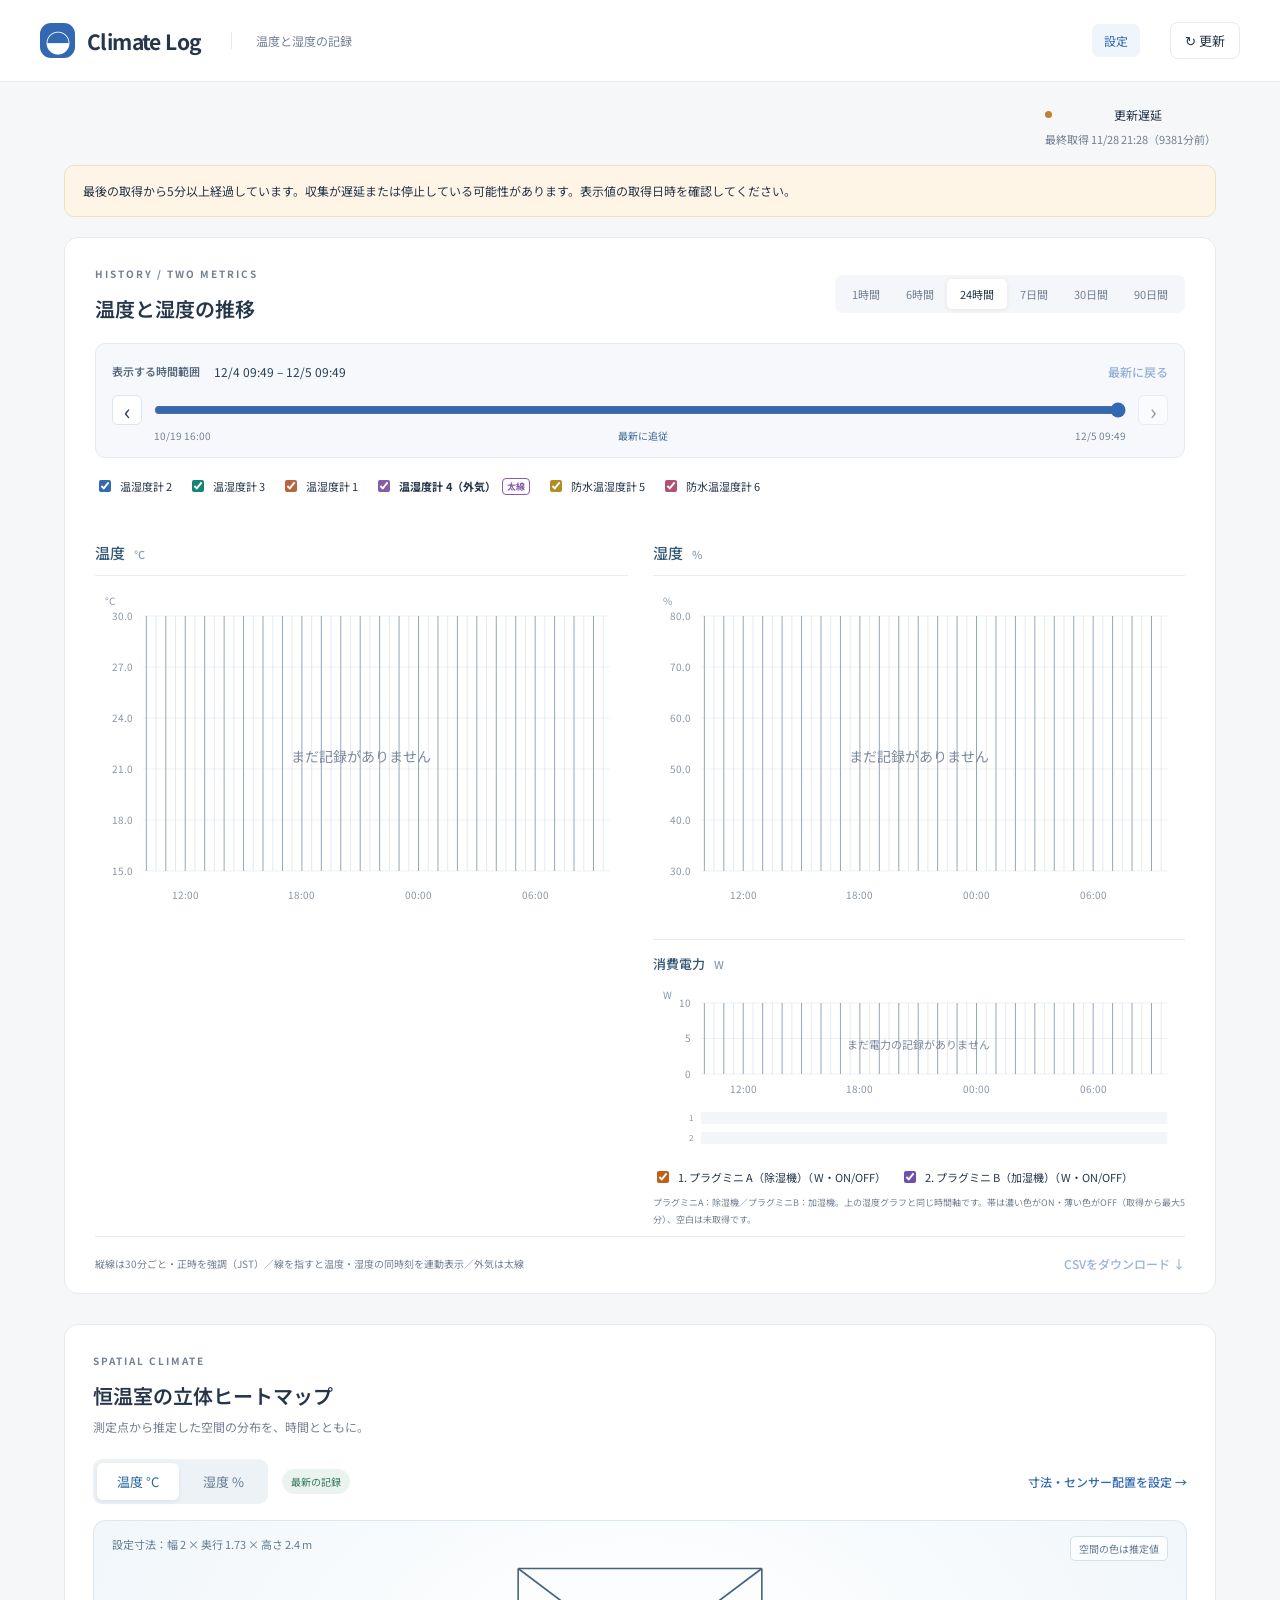
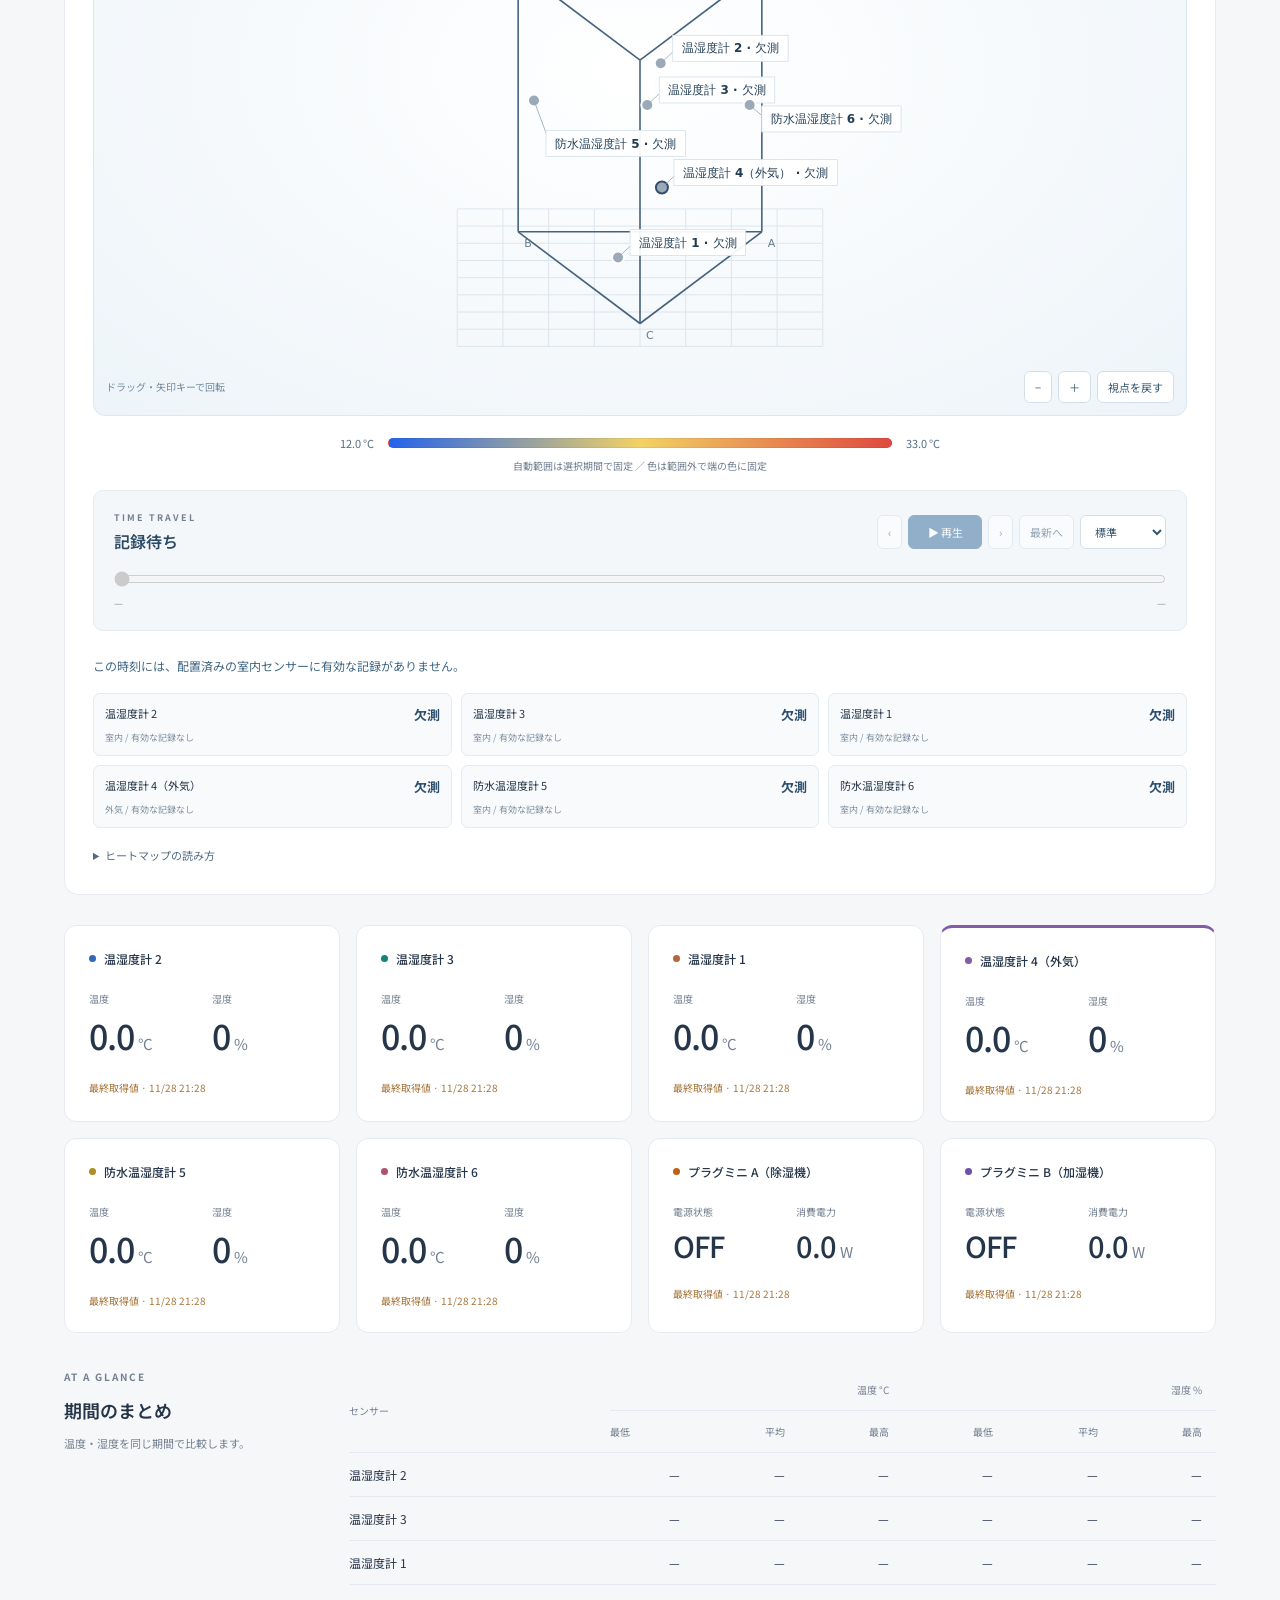
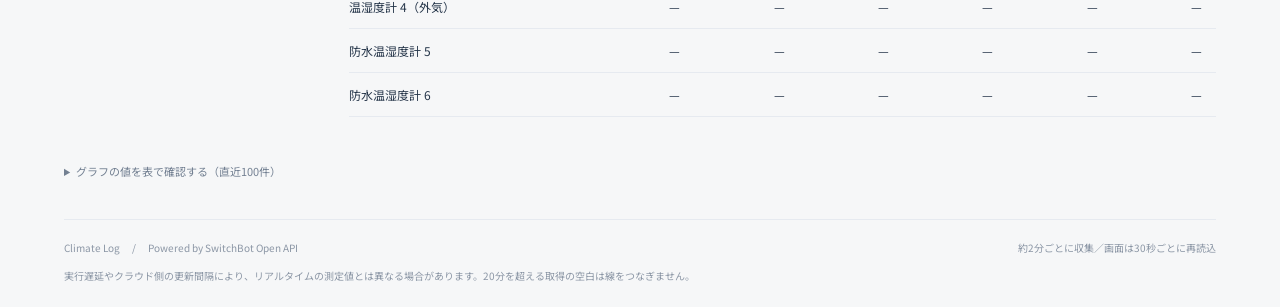
<file: docs/index.html>
<!doctype html>
<html lang="ja">
<head>
  <meta charset="utf-8">
  <meta name="viewport" content="width=device-width,initial-scale=1">
  <meta name="description" content="SwitchBot温湿度計の記録を、日々の変化がわかるグラフで。">
  <meta name="color-scheme" content="light">
  <title>Climate Log — 温度と湿度の記録</title>
  <link rel="stylesheet" href="./style.css?v=12">
</head>
<body>
  <header class="topbar"><a class="brand" href="./"><span class="brand-icon" aria-hidden="true">◒</span> Climate Log</a><span class="top-caption">温度と湿度の記録</span><a class="settings-link" href="./settings.html">設定</a><button id="refresh" class="refresh" type="button">↻ <span>更新</span></button></header>
  <main class="dashboard-main">
    <div class="dashboard-status"><div class="connection"><span id="status-dot" class="dot"></span><span id="connection-label">読み込み中</span><small id="last-update">取得状態を確認しています</small></div></div>
    <div id="notice" class="notice" role="status" aria-live="polite" hidden></div>
    <section id="setup" class="setup" hidden aria-labelledby="setup-title"><span class="setup-icon" aria-hidden="true">⌁</span><div><p class="eyebrow">READY TO CONNECT</p><h2 id="setup-title">最初の記録を待っています</h2><p>GitHubにSwitchBotの接続情報を登録すると、ここに実際の温度と湿度が表示されます。</p><ol><li>SwitchBotアプリでToken・Secretを取得</li><li>リポジトリのActions secretsに登録</li><li>Actionsから「Collect and publish climate」を実行</li></ol><p class="setup-note">APIキーをこのページに入力する必要はありません。詳しい手順はリポジトリのREADMEをご覧ください。</p><button id="demo-toggle" class="text-button" type="button">サンプルデータで表示を試す →</button></div></section>
    <section class="chart-panel history-panel" aria-labelledby="chart-title"><div class="panel-heading"><div><p class="eyebrow">HISTORY / TWO METRICS</p><h2 id="chart-title">温度と湿度の推移</h2></div><div class="periods" role="group" aria-label="表示期間"><button type="button" data-days="0.041666666666666664" aria-pressed="false">1時間</button><button type="button" data-days="0.25" aria-pressed="false">6時間</button><button type="button" data-days="1" aria-pressed="true">24時間</button><button type="button" data-days="7" aria-pressed="false">7日間</button><button type="button" data-days="30" aria-pressed="false">30日間</button><button type="button" data-days="90" aria-pressed="false">90日間</button></div></div><div class="history-navigation" role="group" aria-label="グラフの時間範囲を移動">
      <div class="history-navigation-heading"><label for="history-time">表示する時間範囲</label><output id="range-label" class="range-label history-range" for="history-time"></output><button id="history-latest" class="text-button" type="button" disabled>最新に戻る</button></div>
      <div class="history-range-control"><button id="history-prev" type="button" aria-label="前の時間範囲へ移動" disabled>‹</button><input id="history-time" type="range" min="0" max="0" step="1" value="0" aria-label="グラフの時間範囲" aria-describedby="history-mode" disabled><button id="history-next" type="button" aria-label="次の時間範囲へ移動" disabled>›</button></div>
      <div class="history-range-meta"><span id="history-earliest">—</span><span id="history-mode">記録待ち</span><span id="history-latest-time">—</span></div>
    </div><div id="legend" class="legend" aria-label="グラフの表示センサー"></div><div class="parallel-charts"><section class="metric-chart" aria-labelledby="temperature-chart-title"><h3 id="temperature-chart-title">温度 <span>°C</span></h3><div class="chart-wrap"><svg tabindex="0" id="chart-temperature" role="img" aria-label="温度の推移グラフ"></svg><div id="chart-empty-temperature" class="chart-empty"><span>まだ記録がありません</span></div><div id="tooltip-temperature" class="tooltip" role="tooltip" hidden></div></div></section><div class="humidity-column"><section class="metric-chart" aria-labelledby="humidity-chart-title"><h3 id="humidity-chart-title">湿度 <span>%</span></h3><div class="chart-wrap"><svg tabindex="0" id="chart-humidity" role="img" aria-label="湿度の推移グラフ"></svg><div id="chart-empty-humidity" class="chart-empty"><span>まだ記録がありません</span></div><div id="tooltip-humidity" class="tooltip" role="tooltip" hidden></div></div></section>
      <section id="power-section" class="power-chart metric-chart" aria-labelledby="power-chart-title" hidden>
        <h3 id="power-chart-title">消費電力 <span>W</span></h3>
        <div id="power-wrap" class="chart-wrap power-wrap"><svg tabindex="0" id="chart-power" role="img" aria-label="除湿機と加湿機の消費電力グラフ"></svg><div id="chart-empty-power" class="chart-empty"><span>まだ電力の記録がありません</span></div><div id="tooltip-power" class="tooltip" role="tooltip" hidden></div></div>
        <div id="plug-states-wrap" class="plug-states-wrap"><svg tabindex="0" id="chart-plug-states" role="img" aria-label="除湿機と加湿機のON／OFF履歴"></svg><div id="tooltip-plug-states" class="tooltip" role="tooltip" hidden></div></div>
        <div id="plug-legend" class="legend plug-legend" aria-label="消費電力グラフに表示するプラグ"></div>
        <p id="plug-note" class="field-hint plug-note">プラグミニA：除湿機／プラグミニB：加湿機。上の湿度グラフと同じ時間軸です。帯は濃い色がON・薄い色がOFF（取得から最大5分）、空白は未取得です。</p>
      </section></div></div><div class="chart-footer"><span>縦線は30分ごと・正時を強調（JST）／線を指すと温度・湿度の同時刻を連動表示／外気は太線</span><button id="csv" class="text-button" type="button" disabled>CSVをダウンロード ↓</button></div></section>
    <section class="spatial-panel" aria-labelledby="heat-title">
      <div class="panel-heading"><div><p class="eyebrow">SPATIAL CLIMATE</p><h2 id="heat-title">恒温室の立体ヒートマップ</h2><p class="panel-subtitle">測定点から推定した空間の分布を、時間とともに。</p></div></div>
      <div class="heat-toolbar"><div role="tablist" aria-label="ヒートマップの表示項目" class="heat-tabs"><button id="heat-temperature-tab" type="button" role="tab" data-heat-metric="temperature" aria-selected="true" aria-controls="heat-visual">温度 °C</button><button id="heat-humidity-tab" type="button" role="tab" data-heat-metric="humidity" aria-selected="false" aria-controls="heat-visual">湿度 %</button></div><span id="heat-live-label" class="live-pill">最新の記録</span><a href="./settings.html#placement-title" class="text-button">寸法・センサー配置を設定 →</a></div>
      <div class="heat-visual" id="heat-visual" role="tabpanel" aria-labelledby="heat-temperature-tab"><div class="scene-meta"><span id="heat-dimensions"></span><span class="estimate-badge">空間の色は推定値</span></div><canvas id="heatmap-canvas" tabindex="0" role="img" aria-label="三角柱状恒温室の3Dヒートマップ">実測値は下のセンサー一覧をご覧ください。</canvas><div class="scene-tools"><span>ドラッグ・矢印キーで回転</span><button type="button" id="heat-zoom-out" aria-label="3D表示を縮小">−</button><button type="button" id="heat-zoom-in" aria-label="3D表示を拡大">＋</button><button type="button" id="heat-reset-view">視点を戻す</button></div></div>
      <div class="heat-legend"><span id="heat-scale-min">—</span><div id="heat-colorbar" class="colorbar"></div><span id="heat-scale-max">—</span></div><p id="heat-scale-note" class="field-hint"></p>
      <div class="time-player"><div class="time-player-head"><div><p class="eyebrow">TIME TRAVEL</p><output id="heat-time-label" for="heat-time">記録待ち</output></div><div class="player-buttons"><button type="button" id="heat-prev" aria-label="前の取得時刻">‹</button><button type="button" id="heat-play" aria-pressed="false">▶ 再生</button><button type="button" id="heat-next" aria-label="次の取得時刻">›</button><button type="button" id="heat-latest">最新へ</button><select id="heat-speed" aria-label="再生速度"><option value="2000">ゆっくり</option><option value="1000" selected>標準</option><option value="300">速い</option></select></div></div><input id="heat-time" type="range" min="0" max="0" value="0" aria-label="ヒートマップの取得時刻"><div class="time-ends"><span id="heat-start">—</span><span id="heat-end">—</span></div></div>
      <p id="heat-status" class="spatial-status" role="status">センサーを配置すると、室内の分布を推定できます。</p><p id="heat-unplaced" class="field-hint"></p><div id="heat-sensor-list" class="heat-sensor-list" aria-label="選択時刻のセンサー実測値"></div>
      <details class="heat-method"><summary>ヒートマップの読み方</summary><p>丸印は配置したセンサー、その横にセンサー名と実測値を表示します。面の色は室内の有効な測定点から距離による重み付けで推定した値です。測定点が少ない場所や測定点に囲まれていない場所ほど不確かです。空気の流れや壁の断熱は計算していません。</p><p>室外センサーは点と実測値だけを表示し、室内の補間には使いません。選択時刻より未来の値や有効時間を超えた古い値は使いません。配置設定は現在の配置を過去の記録にも適用します。再生は選択期間内の実際の取得時刻に沿って進みます。</p></details>
    </section>
    <section id="sensor-cards" class="sensor-cards" aria-label="センサーの現在値"></section>
    <section class="details" id="summary-section"><div><p class="eyebrow">AT A GLANCE</p><h2>期間のまとめ</h2><p>温度・湿度を同じ期間で比較します。</p></div><div class="table-wrap"><table><thead><tr><th rowspan="2" scope="col">センサー</th><th colspan="3" scope="colgroup">温度 °C</th><th colspan="3" scope="colgroup">湿度 %</th></tr><tr><th>最低</th><th>平均</th><th>最高</th><th>最低</th><th>平均</th><th>最高</th></tr></thead><tbody id="summary"></tbody></table></div></section>
    <details class="readings" id="readings-section"><summary>グラフの値を表で確認する（直近100件）</summary><div class="table-wrap"><table><thead><tr><th>取得日時（JST）</th><th>センサー</th><th>温度 °C</th><th>湿度 %</th></tr></thead><tbody id="readings"></tbody></table></div></details>
    <footer><span>Climate Log <span class="footer-divider">/</span> Powered by SwitchBot Open API</span><span id="cadence-label">約2分ごとに収集／画面は60秒ごとに再読込</span><p>実行遅延やクラウド側の更新間隔により、リアルタイムの測定値とは異なる場合があります。<span id="gap-label">20分を超える取得の空白は線をつなぎません。</span></p></footer>
  </main><script type="module" src="./app.mjs?v=12"></script>
</body>
</html>
</file>
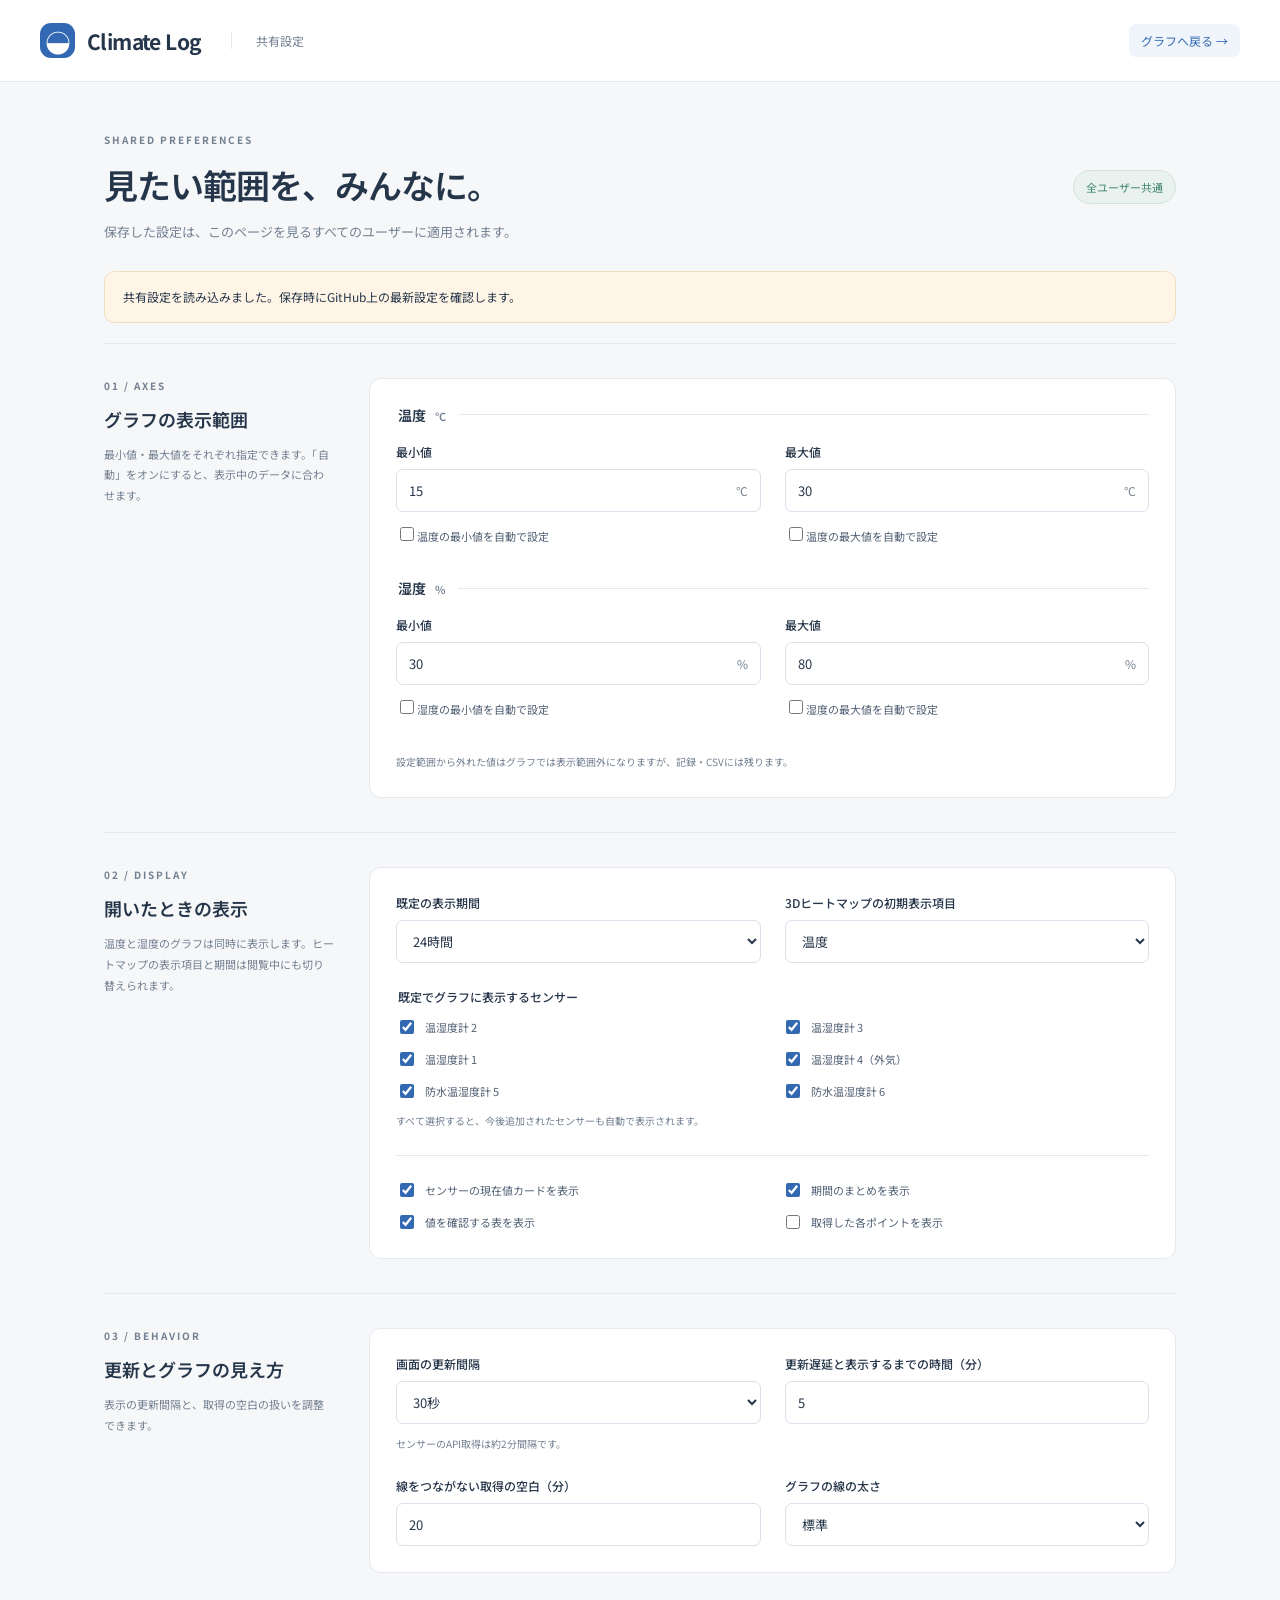
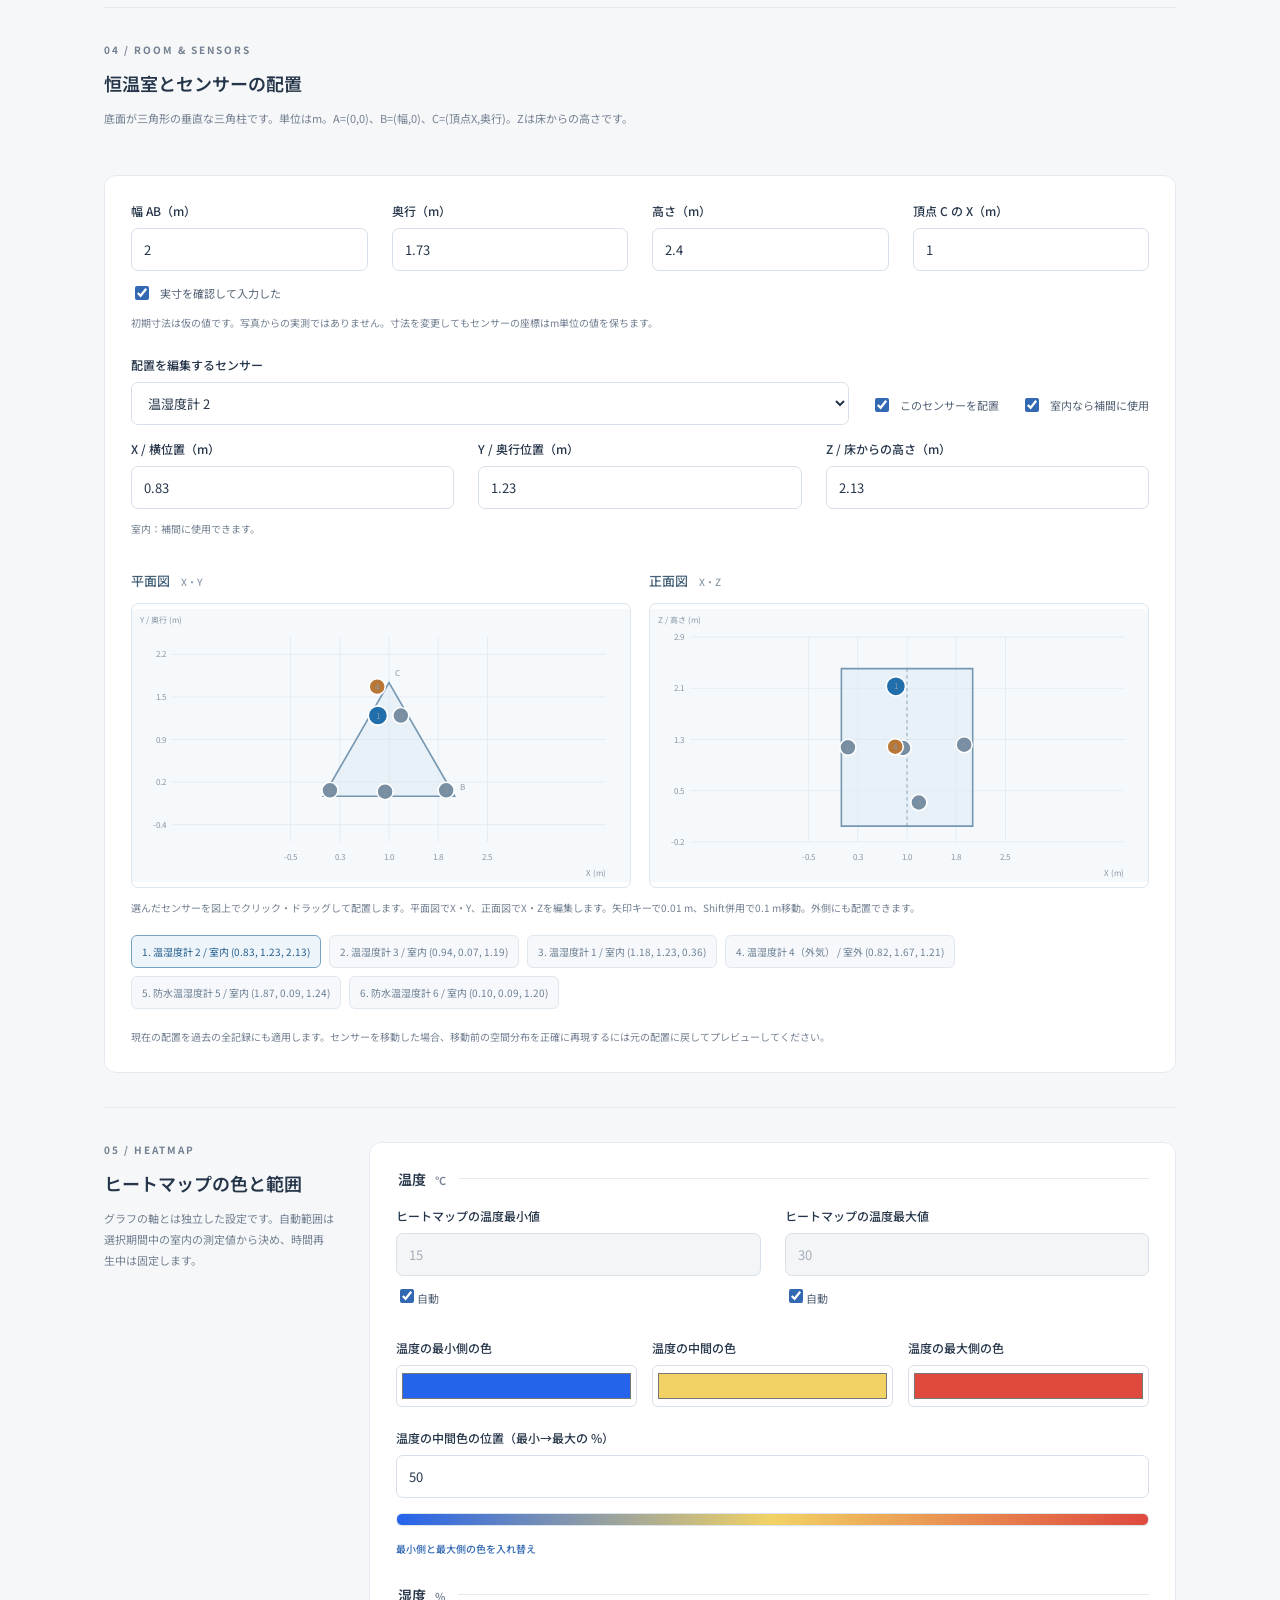
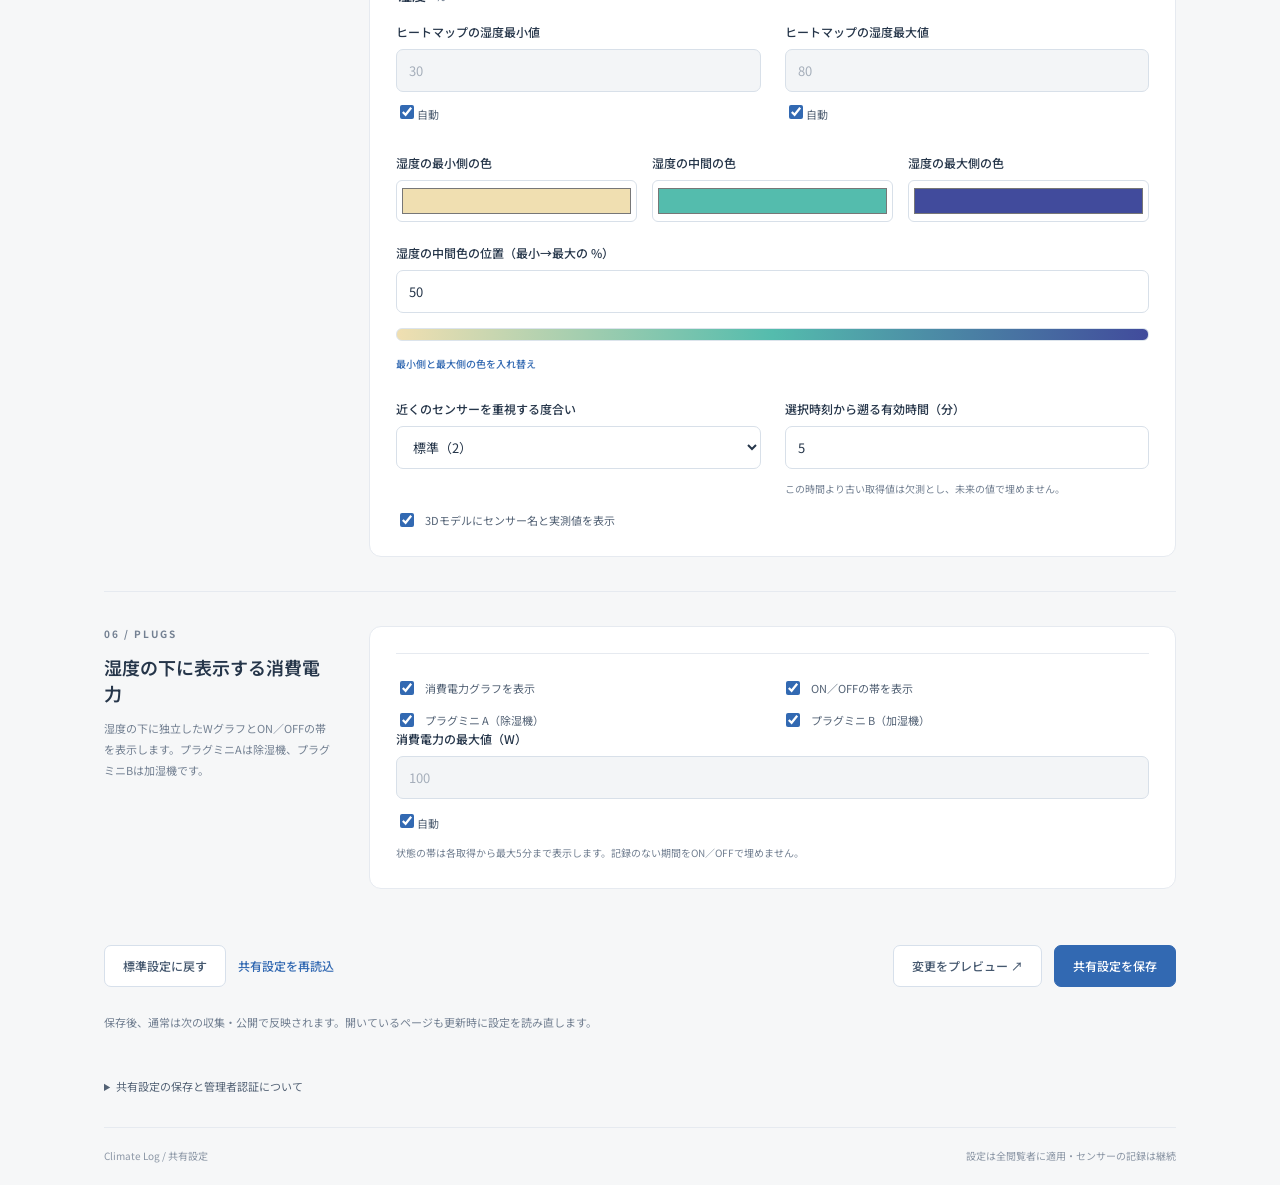
<file: docs/settings.html>
<!doctype html>
<html lang="ja">
<head><meta charset="utf-8"><meta name="viewport" content="width=device-width,initial-scale=1"><meta name="color-scheme" content="light"><meta name="description" content="Climate Logの全閲覧者に適用する共有表示設定。"><title>共有設定 — Climate Log</title><link rel="stylesheet" href="./style.css?v=10"></head>
<body>
  <header class="topbar"><a class="brand" href="./"><span class="brand-icon" aria-hidden="true">◒</span> Climate Log</a><span class="top-caption">共有設定</span><a class="settings-link" href="./">グラフへ戻る →</a></header>
  <main class="settings-main">
    <div class="intro"><div><p class="eyebrow">SHARED PREFERENCES</p><h1>見たい範囲を、<br class="mobile-break">みんなに。</h1><p class="subtitle">保存した設定は、このページを見るすべてのユーザーに適用されます。</p></div><span class="shared-badge">全ユーザー共通</span></div>
    <div id="settings-message" class="notice" role="status" aria-live="polite">共有設定を読み込んでいます。</div>
    <form id="settings-form">
      <section class="settings-section" aria-labelledby="axes-title"><div class="settings-section-title"><p class="eyebrow">01 / AXES</p><h2 id="axes-title">グラフの表示範囲</h2><p>最小値・最大値をそれぞれ指定できます。「自動」をオンにすると、表示中のデータに合わせます。</p></div><div class="settings-section-body">
        <fieldset class="axis-card"><legend>温度 <span>°C</span></legend><div class="axis-fields">
          <div class="field"><label for="temperature-min">最小値</label><div class="number-with-unit"><input id="temperature-min" aria-label="温度の最小値" type="number" min="-100" max="149.9" step="0.1" value="15" disabled><span>°C</span></div><label class="check"><input id="temperature-min-auto" type="checkbox" checked>温度の最小値を自動で設定</label></div>
          <div class="field"><label for="temperature-max">最大値</label><div class="number-with-unit"><input id="temperature-max" aria-label="温度の最大値" type="number" min="-99.9" max="150" step="0.1" value="30" disabled><span>°C</span></div><label class="check"><input id="temperature-max-auto" type="checkbox" checked>温度の最大値を自動で設定</label></div>
        </div></fieldset>
        <fieldset class="axis-card"><legend>湿度 <span>%</span></legend><div class="axis-fields">
          <div class="field"><label for="humidity-min">最小値</label><div class="number-with-unit"><input id="humidity-min" aria-label="湿度の最小値" type="number" min="0" max="99.9" step="0.1" value="30" disabled><span>%</span></div><label class="check"><input id="humidity-min-auto" type="checkbox" checked>湿度の最小値を自動で設定</label></div>
          <div class="field"><label for="humidity-max">最大値</label><div class="number-with-unit"><input id="humidity-max" aria-label="湿度の最大値" type="number" min="0.1" max="100" step="0.1" value="80" disabled><span>%</span></div><label class="check"><input id="humidity-max-auto" type="checkbox" checked>湿度の最大値を自動で設定</label></div>
        </div></fieldset><p class="field-hint">設定範囲から外れた値はグラフでは表示範囲外になりますが、記録・CSVには残ります。</p>
      </div></section>
      <section class="settings-section" aria-labelledby="display-title"><div class="settings-section-title"><p class="eyebrow">02 / DISPLAY</p><h2 id="display-title">開いたときの表示</h2><p>温度と湿度のグラフは同時に表示します。ヒートマップの表示項目と期間は閲覧中にも切り替えられます。</p></div><div class="settings-section-body">
        <div class="form-grid"><div class="field"><label for="defaultPeriodHours">既定の表示期間</label><select id="defaultPeriodHours"><option value="1">1時間</option><option value="6">6時間</option><option value="24">24時間</option><option value="168">7日</option><option value="720">30日</option><option value="2160">90日</option></select></div><div class="field"><label for="defaultMetric">3Dヒートマップの初期表示項目</label><select id="defaultMetric"><option value="temperature">温度</option><option value="humidity">湿度</option></select></div></div>
        <fieldset class="sensor-preferences"><legend>既定でグラフに表示するセンサー</legend><div id="settings-sensors" class="settings-sensors">センサーを読み込んでいます。</div><p class="field-hint">すべて選択すると、今後追加されたセンサーも自動で表示されます。</p></fieldset>
        <div class="toggle-grid"><label class="check"><input id="showCards" type="checkbox" checked>センサーの現在値カードを表示</label><label class="check"><input id="showSummary" type="checkbox" checked>期間のまとめを表示</label><label class="check"><input id="showReadings" type="checkbox" checked>値を確認する表を表示</label><label class="check"><input id="showPoints" type="checkbox">取得した各ポイントを表示</label></div>
      </div></section>
      <section class="settings-section" aria-labelledby="behavior-title"><div class="settings-section-title"><p class="eyebrow">03 / BEHAVIOR</p><h2 id="behavior-title">更新とグラフの見え方</h2><p>表示の更新間隔と、取得の空白の扱いを調整できます。</p></div><div class="settings-section-body"><div class="form-grid">
        <div class="field"><label for="refreshSeconds">画面の更新間隔</label><select id="refreshSeconds"><option value="15">15秒</option><option value="30">30秒</option><option value="60">60秒</option><option value="120">2分</option><option value="300">5分</option></select><p class="field-hint">センサーのAPI取得は約2分間隔です。</p></div>
        <div class="field"><label for="staleMinutes">更新遅延と表示するまでの時間（分）</label><input id="staleMinutes" type="number" min="3" max="60" step="1" value="5"></div>
        <div class="field"><label for="gapMinutes">線をつながない取得の空白（分）</label><input id="gapMinutes" type="number" min="2" max="120" step="1" value="20"></div>
        <div class="field"><label for="lineWidth">グラフの線の太さ</label><select id="lineWidth"><option value="1">細い</option><option value="2">標準</option><option value="3">太い</option><option value="4">とても太い</option></select></div>
      </div></div></section>

      <section class="settings-section spatial-settings-section" aria-labelledby="placement-title"><div class="settings-section-title"><p class="eyebrow">04 / ROOM & SENSORS</p><h2 id="placement-title">恒温室とセンサーの配置</h2><p>底面が三角形の垂直な三角柱です。単位はm。A=(0,0)、B=(幅,0)、C=(頂点X,奥行)。Zは床からの高さです。</p></div><div class="settings-section-body">
      <div class="room-fields form-grid"><div class="field"><label for="room-width">幅 AB（m）</label><input id="room-width" type="number" min="0.1" max="100" step="0.01" value="2" required></div><div class="field"><label for="room-depth">奥行（m）</label><input id="room-depth" type="number" min="0.1" max="100" step="0.01" value="2" required></div><div class="field"><label for="room-height">高さ（m）</label><input id="room-height" type="number" min="0.1" max="100" step="0.01" value="2.4" required></div><div class="field"><label for="room-apexX">頂点 C の X（m）</label><input id="room-apexX" type="number" min="0" max="100" step="0.01" value="0" required></div></div><label class="check"><input id="room-confirmed" type="checkbox">実寸を確認して入力した</label><p class="field-hint">初期寸法は仮の値です。写真からの実測ではありません。寸法を変更してもセンサーの座標はm単位の値を保ちます。</p>
      <div class="placement-selection"><div class="field"><label for="placement-sensor">配置を編集するセンサー</label><select id="placement-sensor"></select></div><label class="check"><input id="position-placed" type="checkbox">このセンサーを配置</label><label class="check"><input id="position-enabled" type="checkbox" checked>室内なら補間に使用</label></div>
      <div class="position-fields form-grid"><div class="field"><label for="position-x">X / 横位置（m）</label><input id="position-x" type="number" min="-100" max="200" step="any" disabled></div><div class="field"><label for="position-y">Y / 奥行位置（m）</label><input id="position-y" type="number" min="-100" max="200" step="any" disabled></div><div class="field"><label for="position-z">Z / 床からの高さ（m）</label><input id="position-z" type="number" min="-100" max="200" step="any" disabled></div></div><p id="position-location" class="field-hint"></p><div class="orthographic-views"><div><h3>平面図 <span>X・Y</span></h3><svg id="placement-plan" tabindex="0" viewBox="0 0 620 340" preserveAspectRatio="xMidYMid meet" role="img" aria-label="センサー配置の平面図"></svg></div><div><h3>正面図 <span>X・Z</span></h3><svg id="placement-front" tabindex="0" viewBox="0 0 620 340" preserveAspectRatio="xMidYMid meet" role="img" aria-label="センサー配置の正面図"></svg></div></div><p class="field-hint">選んだセンサーを図上でクリック・ドラッグして配置します。平面図でX・Y、正面図でX・Zを編集します。矢印キーで0.01 m、Shift併用で0.1 m移動。外側にも配置できます。</p><div id="placement-summary" class="placement-summary"></div><p class="field-hint">現在の配置を過去の全記録にも適用します。センサーを移動した場合、移動前の空間分布を正確に再現するには元の配置に戻してプレビューしてください。</p></div></section>
      <section class="settings-section" aria-labelledby="heat-settings-title"><div class="settings-section-title"><p class="eyebrow">05 / HEATMAP</p><h2 id="heat-settings-title">ヒートマップの色と範囲</h2><p>グラフの軸とは独立した設定です。自動範囲は選択期間中の室内の測定値から決め、時間再生中は固定します。</p></div><div class="settings-section-body"><fieldset class="axis-card heat-colors-card"><legend>温度 <span>°C</span></legend><div class="axis-fields"><div class="field"><label for="heat-temperature-min">ヒートマップの温度最小値</label><input id="heat-temperature-min" type="number" min="-100" max="150" step="0.1" value="15" disabled><label class="check"><input id="heat-temperature-min-auto" type="checkbox" checked>自動</label></div><div class="field"><label for="heat-temperature-max">ヒートマップの温度最大値</label><input id="heat-temperature-max" type="number" min="-100" max="150" step="0.1" value="30" disabled><label class="check"><input id="heat-temperature-max-auto" type="checkbox" checked>自動</label></div></div><div class="color-fields"><div class="field"><label for="heat-temperature-low">温度の最小側の色</label><input id="heat-temperature-low" type="color" value="#2563eb"></div><div class="field"><label for="heat-temperature-mid">温度の中間の色</label><input id="heat-temperature-mid" type="color" value="#2563eb"></div><div class="field"><label for="heat-temperature-high">温度の最大側の色</label><input id="heat-temperature-high" type="color" value="#2563eb"></div></div><div class="field"><label for="heat-temperature-midpoint">温度の中間色の位置（最小→最大の %）</label><input id="heat-temperature-midpoint" type="number" min="1" max="99" step="1" value="50"></div><div id="heat-temperature-preview" class="color-preview" aria-label="温度の配色プレビュー"></div><button type="button" class="text-button" data-reverse-colors="temperature">最小側と最大側の色を入れ替え</button></fieldset><fieldset class="axis-card heat-colors-card"><legend>湿度 <span>%</span></legend><div class="axis-fields"><div class="field"><label for="heat-humidity-min">ヒートマップの湿度最小値</label><input id="heat-humidity-min" type="number" min="0" max="100" step="0.1" value="30" disabled><label class="check"><input id="heat-humidity-min-auto" type="checkbox" checked>自動</label></div><div class="field"><label for="heat-humidity-max">ヒートマップの湿度最大値</label><input id="heat-humidity-max" type="number" min="0" max="100" step="0.1" value="80" disabled><label class="check"><input id="heat-humidity-max-auto" type="checkbox" checked>自動</label></div></div><div class="color-fields"><div class="field"><label for="heat-humidity-low">湿度の最小側の色</label><input id="heat-humidity-low" type="color" value="#2563eb"></div><div class="field"><label for="heat-humidity-mid">湿度の中間の色</label><input id="heat-humidity-mid" type="color" value="#2563eb"></div><div class="field"><label for="heat-humidity-high">湿度の最大側の色</label><input id="heat-humidity-high" type="color" value="#2563eb"></div></div><div class="field"><label for="heat-humidity-midpoint">湿度の中間色の位置（最小→最大の %）</label><input id="heat-humidity-midpoint" type="number" min="1" max="99" step="1" value="50"></div><div id="heat-humidity-preview" class="color-preview" aria-label="湿度の配色プレビュー"></div><button type="button" class="text-button" data-reverse-colors="humidity">最小側と最大側の色を入れ替え</button></fieldset><div class="form-grid"><div class="field"><label for="heat-power">近くのセンサーを重視する度合い</label><select id="heat-power"><option value="1">弱い（1）</option><option value="2" selected>標準（2）</option><option value="3">強い（3）</option><option value="4">とても強い（4）</option></select></div><div class="field"><label for="heat-maxAge">選択時刻から遡る有効時間（分）</label><input id="heat-maxAge" type="number" min="1" max="60" step="1" value="5"><p class="field-hint">この時間より古い取得値は欠測とし、未来の値で埋めません。</p></div></div><label class="check"><input id="heat-showLabels" type="checkbox" checked>3Dモデルにセンサー名と実測値を表示</label></div></section>
      <section class="settings-section" aria-labelledby="plugs-title"><div class="settings-section-title"><p class="eyebrow">06 / PLUGS</p><h2 id="plugs-title">湿度の下に表示する消費電力</h2><p>湿度の下に独立したWグラフとON／OFFの帯を表示します。プラグミニAは除湿機、プラグミニBは加湿機です。</p></div><div class="settings-section-body"><div class="toggle-grid"><label class="check"><input id="plug-showPower" type="checkbox" checked>消費電力グラフを表示</label><label class="check"><input id="plug-showState" type="checkbox" checked>ON／OFFの帯を表示</label></div><div id="settings-plugs" class="settings-sensors"></div><div class="field"><label for="plug-powerMax">消費電力の最大値（W）</label><input id="plug-powerMax" type="number" min="0.1" max="100000" step="0.1" value="100" disabled><label class="check"><input id="plug-powerMax-auto" type="checkbox" checked>自動</label></div><p class="field-hint">状態の帯は各取得から最大5分まで表示します。記録のない期間をON／OFFで埋めません。</p></div></section>
      <div class="settings-actions"><div><button id="reset-settings" class="secondary-button" type="button">標準設定に戻す</button><button id="reload-settings" class="text-button" type="button">共有設定を再読込</button></div><div><button id="preview-settings" class="secondary-button" type="button">変更をプレビュー ↗</button><button id="save-settings" class="primary-button" type="submit" disabled>共有設定を保存</button></div><p>保存後、通常は次の収集・公開で反映されます。開いているページも更新時に設定を読み直します。</p></div>
    </form>
    <details class="settings-help"><summary>共有設定の保存と管理者認証について</summary><p>設定の閲覧とプレビューは誰でも利用できます。保存には、このリポジトリへ書き込みできるGitHubアカウントの認証が必要です。認証情報は保存する際にGitHubへ直接送信し、このサイトの保存データには含めません。</p><p>設定を直接編集する場合は、<a href="https://github.com/nbbbnbbb/switchbot-climate/edit/main/docs/settings.json" target="_blank" rel="noopener noreferrer">GitHubの設定ファイル</a>からも変更できます。</p></details>
    <footer><span>Climate Log / 共有設定</span><span>設定は全閲覧者に適用・センサーの記録は継続</span></footer>
  </main>
  <dialog id="admin-dialog" aria-labelledby="admin-title"><form id="admin-form"><div class="dialog-heading"><div><p class="eyebrow">ADMIN ACCESS</p><h2 id="admin-title">共有設定を保存</h2></div><button id="close-admin" type="button" class="icon-button" aria-label="認証画面を閉じる">×</button></div><p>GitHubの書き込み権限で認証します。この設定は、すべての閲覧者の表示に適用されます。</p><label for="admin-token">GitHubアクセストークン</label><input id="admin-token" type="password" autocomplete="off" spellcheck="false" data-1p-ignore data-lpignore="true" required placeholder="github_pat_…"><p class="field-hint">トークンはこの保存処理にだけ使い、ブラウザーや公開ファイルには保存しません。SwitchBotのToken・Secretとは別です。</p><details><summary>GitHubトークンの準備方法</summary><ol><li><a href="https://github.com/settings/personal-access-tokens/new" target="_blank" rel="noopener noreferrer">GitHubでFine-grained tokenを作成</a></li><li>Repository accessで「Only select repositories」を選び、<strong>switchbot-climate</strong>だけを指定</li><li>Repository permissionsの<strong>Contents → Read and write</strong>を指定</li><li>作成したトークンをこの入力欄へ貼り付け</li></ol><p>必要な権限はこのリポジトリのContentsだけです。</p></details><div id="admin-error" class="form-error" role="alert" hidden></div><button id="confirm-save" class="primary-button" type="submit">認証して全員に保存</button></form></dialog>
  <script type="module" src="./settings-page.mjs?v=10"></script>
</body></html>
</file>
<file: docs/style.css>
@import url('https://fonts.googleapis.com/css2?family=Noto+Sans+JP:wght@400;500;600;700&display=swap');
:root{font-family:Inter,"Noto Sans JP",system-ui,sans-serif;color:#26364a;background:#f6f7f8;font-synthesis:none;--blue:#3269b2;--muted:#738092;--line:#e6eaf0}*{box-sizing:border-box}body{margin:0}button,a{-webkit-tap-highlight-color:transparent}button{font:inherit;cursor:pointer}button:focus-visible,a:focus-visible,summary:focus-visible{outline:3px solid #588acf;outline-offset:4px}button:disabled{opacity:.4;cursor:default}button{color:inherit}a{color:inherit;text-decoration:none}.topbar{background:#fff;border-bottom:1px solid var(--line);height:82px;display:flex;align-items:center;gap:30px;padding:0 max(calc((100% - 1200px)/2),32px)}.brand{font-size:21px;letter-spacing:-.6px;font-weight:700;display:flex;align-items:center;gap:12px}.brand-icon{display:grid;place-items:center;font-size:26px;color:#fff;background:var(--blue);height:35px;width:35px;border-radius:11px}.top-caption{font-size:12px;color:var(--muted);border-left:1px solid var(--line);padding-left:24px}.refresh{margin-left:auto;background:white;border:1px solid var(--line);border-radius:8px;padding:8px 14px;font-size:13px}main{max-width:1200px;margin:auto;padding:50px 24px 22px}.intro{display:flex;justify-content:space-between;align-items:center;margin-bottom:34px;gap:25px}.eyebrow{font-size:10px;letter-spacing:2px;font-weight:700;color:var(--muted);margin:0 0 13px}h1{font-size:34px;font-weight:600;letter-spacing:-1px;margin:0 0 13px}h2{font-size:20px;font-weight:600;margin:0}.subtitle{font-size:13px;color:var(--muted);margin:0}.mobile-break{display:none}.connection{display:grid;grid-template-columns:auto auto;column-gap:8px;row-gap:8px;font-size:12px;align-items:center}.connection small{grid-column:1/3;color:var(--muted);font-size:11px}.dot{width:7px;height:7px;border-radius:50%;background:#adb7c5}.dot.ok{background:#2c9c80;box-shadow:0 0 0 4px #e4f3ed}.dot.error{background:#c37e37}.notice{padding:14px 18px;background:#fff5e7;border:1px solid #efdec4;border-radius:10px;font-size:12px;margin-bottom:20px;line-height:1.8}.notice[hidden],.setup[hidden],.tooltip[hidden]{display:none}.setup{background:#edf3fa;border:1px solid #dce7f5;border-radius:14px;padding:28px 32px;display:flex;gap:24px;margin:0 0 25px}.setup-icon{font-size:48px;color:var(--blue);line-height:1}.setup .eyebrow{color:#6786ad}.setup p,.setup ol{font-size:12px;line-height:1.9;color:#5c718d}.setup ol{padding-left:20px}.setup-note{font-size:11px!important}.text-button{border:0;background:transparent;padding:5px 0;color:var(--blue);font-size:12px;font-weight:500}.sensor-cards{display:grid;grid-template-columns:repeat(auto-fit,minmax(230px,1fr));gap:16px;margin-bottom:26px}.sensor-card{background:white;border:1px solid var(--line);border-radius:12px;padding:24px;position:relative;overflow:hidden}.sensor-name{font-size:12px;font-weight:500;display:flex;align-items:center;gap:8px;margin:0 0 24px}.sensor-name i{height:7px;width:7px;border-radius:50%;background:var(--sensor)}.card-values{display:grid;grid-template-columns:1fr 1fr;gap:20px}.card-values small{font-size:10px;display:block;color:var(--muted);margin-bottom:5px}.value{font-size:34px;letter-spacing:-1px;white-space:nowrap;font-weight:500}.value span{font-size:15px;color:var(--muted);margin-left:4px;font-weight:400}.card-time{color:var(--muted);font-size:10px;margin:20px 0 0}.card-time.stale{color:#a7763b}.chart-panel{background:white;border:1px solid var(--line);border-radius:14px;padding:28px 30px 16px}.panel-heading{display:flex;justify-content:space-between;align-items:center;gap:15px}.periods{display:flex;padding:4px;background:#f4f6f9;border-radius:8px}.periods button{border:0;background:transparent;padding:7px 13px;border-radius:5px;font-size:11px;color:var(--muted)}.periods button[aria-pressed=true]{background:white;color:#26364a;box-shadow:0 1px 5px #24364c14}.chart-controls{display:flex;justify-content:space-between;align-items:center;margin-top:28px;border-bottom:1px solid var(--line)}.metrics{display:flex;gap:23px}.metrics button{background:none;border:0;border-bottom:2px solid transparent;padding:0 0 14px;font-size:13px;color:var(--muted)}.metrics button span{font-size:10px;margin-left:4px}.metrics button[aria-pressed=true]{color:var(--blue);border-bottom-color:var(--blue);font-weight:600}.range-label{font-size:10px;color:var(--muted)}.legend{display:flex;flex-wrap:wrap;gap:16px;min-height:47px;align-items:center}.legend label{display:flex;gap:6px;align-items:center;font-size:11px;cursor:pointer}.legend input{accent-color:var(--sensor);width:12px;height:12px}.chart-wrap{position:relative;min-height:260px}#chart{display:block;width:100%;height:auto;min-height:260px;overflow:visible;touch-action:pan-y}.chart-empty{position:absolute;inset:0;display:flex;align-items:center;justify-content:center;flex-direction:column;gap:10px;color:#7d8a9d;font-size:14px;pointer-events:none}.chart-empty small{font-size:11px}.chart-empty[hidden]{display:none}.tooltip{position:absolute;top:12px;right:20px;max-width:260px;background:#fffefc;box-shadow:0 4px 20px #24364c25;border:1px solid var(--line);padding:12px 15px;border-radius:8px;font-size:11px;pointer-events:none;white-space:pre-line;line-height:1.8}.chart-footer{display:flex;align-items:center;justify-content:space-between;gap:15px;border-top:1px solid var(--line);padding-top:13px;margin-top:8px;font-size:10px;color:var(--muted)}.details{display:grid;grid-template-columns:250px 1fr;align-items:start;gap:35px;margin:36px 0}.details h2{font-size:18px}.details p:not(.eyebrow){font-size:11px;line-height:1.8;color:var(--muted)}.table-wrap{overflow:auto}table{width:100%;border-collapse:collapse;text-align:right;font-size:12px;white-space:nowrap}th{color:var(--muted);font-size:10px;font-weight:400}th,td{padding:13px 14px;border-bottom:1px solid var(--line)}th:first-child,td:first-child{text-align:left;padding-left:0}.readings{font-size:11px;color:var(--muted);margin:0 0 30px}.readings summary{cursor:pointer;padding:10px 0}.readings .table-wrap{max-height:340px}footer{border-top:1px solid var(--line);padding-top:20px;color:#8b96a5;display:flex;justify-content:space-between;flex-wrap:wrap;gap:12px;font-size:10px}.footer-divider{padding:0 10px}footer p{width:100%;font-size:10px;line-height:1.8;margin:0}svg text{font-family:inherit;fill:#8a96a5;font-size:10px}svg .grid{stroke:#edf0f4;stroke-width:1}svg .series{fill:none;stroke-width:2;stroke-linecap:round;stroke-linejoin:round}svg .hit{fill:transparent}.demo-tag{color:#a6752e}@media(max-width:700px){.topbar{height:68px;padding:0 20px;gap:12px}.top-caption{display:none}main{padding:32px 18px 20px}.intro{align-items:flex-start;margin-bottom:26px}h1{font-size:28px;line-height:1.5}.mobile-break{display:block}.connection{padding-top:6px;max-width:140px;font-size:10px}.connection small{font-size:9px;line-height:1.8}.eyebrow{font-size:8px;letter-spacing:1.6px}.subtitle{font-size:11px;line-height:1.8}.setup{padding:22px 20px;gap:14px}.setup-icon{display:none}.setup h2{font-size:17px}.sensor-cards{grid-template-columns:repeat(auto-fit,minmax(150px,1fr));gap:10px}.sensor-card{padding:18px 14px}.sensor-name{margin-bottom:18px}.card-values{gap:12px}.value{font-size:27px}.value span{font-size:12px}.card-time{font-size:9px}.chart-panel{padding:22px 16px 15px}.panel-heading{align-items:flex-start;flex-direction:column;gap:18px}.panel-heading h2{font-size:18px}.periods{width:100%}.periods button{flex:1;padding:8px 10px}.chart-controls{margin-top:23px;align-items:flex-start;gap:10px}.range-label{font-size:9px;max-width:130px;line-height:1.8;text-align:right}.chart-wrap,#chart{min-height:230px}.chart-footer{align-items:flex-start;flex-direction:column;gap:6px;font-size:9px}.chart-empty{font-size:12px}.chart-empty small{font-size:9px;text-align:center}.details{grid-template-columns:1fr;gap:10px;margin:30px 0}.details .eyebrow{margin-bottom:8px}th,td{padding:12px 9px}footer{font-size:9px}.tooltip{right:0;top:0;font-size:10px}}

[hidden]{display:none!important}.topbar .settings-link{margin-left:auto;font-size:12px;color:var(--blue);padding:8px 12px;border-radius:7px;background:#f0f5fb;white-space:nowrap}.topbar .settings-link+.refresh{margin-left:0}.tooltip{right:auto;max-width:260px;min-width:150px;padding:14px 17px;border-left:3px solid var(--sensor);white-space:normal;z-index:2;box-shadow:0 6px 28px #24364c30}.tooltip-name{font-size:11px;color:#536275;margin-bottom:4px;overflow-wrap:anywhere}.tooltip-value{font-size:30px;line-height:1.3;letter-spacing:-.7px;font-weight:600;color:#1f344f;white-space:nowrap}.tooltip-time{font-size:10px;color:#7a8799;margin-top:7px}#chart{height:330px;min-height:0;cursor:crosshair}svg .series{vector-effect:non-scaling-stroke}.periods{flex-wrap:wrap}.shared-badge{padding:8px 12px;background:#e9f2ee;border:1px solid #d1e4da;color:#43846c;border-radius:20px;font-size:11px;white-space:nowrap}.settings-main{max-width:1120px}.settings-main .intro{margin-bottom:30px}.settings-section{display:grid;grid-template-columns:230px 1fr;gap:35px;padding:34px 0;border-top:1px solid var(--line)}.settings-section-title p:not(.eyebrow){font-size:11px;color:var(--muted);line-height:1.9;margin-top:12px}.settings-section-title h2{font-size:18px}.settings-section-body{background:white;border:1px solid var(--line);border-radius:12px;padding:26px}.axis-card{margin:0 0 24px;padding:18px 0 0;border:0;border-top:1px solid var(--line)}.axis-card legend{font-size:14px;font-weight:600;padding-right:13px}.axis-card legend span{font-size:11px;color:var(--muted);margin-left:6px}.axis-fields,.form-grid{display:grid;grid-template-columns:1fr 1fr;gap:24px}.field{min-width:0}.field>label{font-size:12px;display:block;margin-bottom:9px;font-weight:500}.field input[type=number],.field select,.number-with-unit{width:100%;border:1px solid #d8e0e9;border-radius:7px;background:white;color:#26364a;font:inherit;font-size:13px;height:43px;padding:10px 12px}.number-with-unit{display:flex;align-items:center;padding:0 12px;gap:6px}.number-with-unit input[type=number]{border:0;padding-left:0;min-width:0;height:39px;outline-offset:0}.number-with-unit:has(input:disabled){background:#f3f5f7}.field input:disabled{color:#a5aeba;background:#f3f5f7}.number-with-unit span{font-size:12px;color:var(--muted)}.check{display:flex;align-items:center;gap:8px;font-size:11px!important;color:#536275;font-weight:400!important;margin-top:12px;line-height:1.7}.check input{width:14px;height:14px;accent-color:var(--blue);flex-shrink:0}.field-hint{font-size:10px;color:var(--muted);line-height:1.9;margin-bottom:0}.sensor-preferences{border:0;padding:0;margin:25px 0}.sensor-preferences legend{font-size:12px;font-weight:500}.settings-sensors,.toggle-grid{display:grid;grid-template-columns:1fr 1fr;gap:0 18px}.toggle-grid{padding-top:12px;border-top:1px solid var(--line)}.settings-actions{display:flex;justify-content:space-between;align-items:center;gap:15px;flex-wrap:wrap;padding:22px 0}.settings-actions>div{display:flex;gap:12px;align-items:center}.settings-actions p{width:100%;font-size:11px;color:var(--muted);line-height:1.8}.primary-button,.secondary-button{font:inherit;font-size:12px;font-weight:500;line-height:1.5;border-radius:7px;padding:11px 18px;cursor:pointer;white-space:nowrap}.primary-button{border:1px solid var(--blue);background:var(--blue);color:white}.secondary-button{border:1px solid #d7e0eb;background:white;color:#45586f}.primary-button:disabled{opacity:.5}.settings-help{font-size:11px;color:var(--muted);margin:10px 0 30px;line-height:1.9}.settings-help summary{cursor:pointer;color:#536275}.settings-help a,dialog a{color:var(--blue);text-decoration:underline;text-underline-offset:3px}.notice.error,.form-error{background:#fff0ee;color:#a34636;border:1px solid #efd4cd}.form-error{border-radius:7px;padding:11px;font-size:12px;line-height:1.8;margin:15px 0}dialog{border:1px solid var(--line);border-radius:15px;max-width:520px;width:calc(100% - 30px);padding:28px;color:#26364a;box-shadow:0 18px 90px #142d4d38}dialog::backdrop{background:#1c304458;backdrop-filter:blur(3px)}.dialog-heading{display:flex;justify-content:space-between;align-items:flex-start;gap:15px}.dialog-heading h2{font-size:21px}.icon-button{font-size:23px;line-height:1;background:transparent;border:0;padding:5px;color:#748297}dialog p,dialog details{font-size:12px;line-height:1.9;color:#65758a}dialog label{display:block;font-size:12px;margin-top:20px}dialog input[type=password]{width:100%;height:44px;border:1px solid #d8e0e9;border-radius:7px;padding:10px 12px;margin-top:9px;font:inherit;font-size:13px}dialog details{margin:18px 0}dialog details summary{cursor:pointer}dialog ol{padding-left:19px}dialog .primary-button{width:100%;margin-top:9px}
@media(max-width:700px){.topbar .settings-link{font-size:11px;padding:7px 9px}.topbar{gap:9px}.brand{font-size:18px;gap:8px}.brand-icon{width:30px;height:30px;font-size:23px}.refresh{padding:7px 9px}.tooltip{padding:11px 13px;max-width:200px;min-width:135px}.tooltip-value{font-size:27px}.settings-section{grid-template-columns:1fr;gap:12px;padding:25px 0}.settings-section-title p:not(.eyebrow){margin:8px 0 0}.settings-section-body{padding:20px 17px}.axis-fields,.form-grid{gap:19px 14px}.check{font-size:10px!important;gap:5px}.shared-badge{font-size:9px;padding:7px 9px}.settings-main .intro{gap:12px}.settings-main h1{font-size:26px}.settings-actions>div{flex-wrap:wrap;gap:10px}.settings-actions{align-items:flex-start;gap:18px}.settings-actions>div:last-of-type{width:100%}.settings-actions>div:last-of-type button{flex:1;padding:11px 10px}.settings-actions p{font-size:10px}.field>label{font-size:11px}.field input[type=number],.field select{font-size:12px}.settings-sensors{grid-template-columns:1fr}dialog{padding:22px}.periods button{padding:7px 8px;min-width:45px}#chart{height:300px}}
/* Spatial climate workspace */
.spatial-panel{background:#fff;border:1px solid var(--line);border-radius:14px;padding:28px;margin:0 0 30px}.panel-subtitle{font-size:12px;color:var(--muted);margin:8px 0 0}.spatial-panel .panel-heading{gap:20px}.heat-toolbar{display:flex;align-items:center;gap:14px;flex-wrap:wrap;margin:24px 0 16px}.heat-tabs{display:inline-flex;padding:4px;background:#edf2f7;border-radius:9px;gap:4px}.heat-tabs button{font:inherit;font-size:13px;border:0;border-radius:6px;padding:9px 20px;background:transparent;color:#657c90;cursor:pointer}.heat-tabs button[aria-selected=true]{color:#24659b;background:#fff;box-shadow:0 2px 5px #173c6115}.live-pill{font-size:10px;padding:5px 9px;background:#eaf4ef;color:#37785f;border-radius:20px}.heat-toolbar>a{margin-left:auto}.heat-visual{position:relative;overflow:hidden;border:1px solid #dce6ef;border-radius:12px;background:radial-gradient(ellipse at 50% 30%,#fff,#edf4f9)}#heatmap-canvas{display:block;width:100%;height:450px;touch-action:none;cursor:grab}#heatmap-canvas:active{cursor:grabbing}.scene-meta{display:flex;justify-content:space-between;position:absolute;top:15px;left:18px;right:18px;font-size:11px;color:#637c91;pointer-events:none;gap:15px}.estimate-badge{border:1px solid #d4e2ec;padding:4px 8px;border-radius:5px;background:#ffffffc9;white-space:nowrap;font-size:10px}.scene-tools{display:flex;align-items:center;justify-content:flex-end;gap:6px;padding:0 12px 12px;position:relative}.scene-tools span{margin-right:auto;font-size:10px;color:#73899b}.scene-tools button,.player-buttons button,.player-buttons select{font:inherit;font-size:11px;color:#365872;background:#fff;border:1px solid #d2dfe9;padding:7px 10px;border-radius:6px;cursor:pointer}.scene-tools button:focus-visible,.player-buttons button:focus-visible{outline:2px solid #2879b6}.heat-legend{display:flex;align-items:center;gap:14px;font-size:11px;color:#536c82;max-width:600px;margin:19px auto 0}.colorbar{height:10px;flex:1;border-radius:6px;border:1px solid #142b4510}.heat-legend+.field-hint{text-align:center;margin:5px 0 15px}.time-player{padding:20px;background:#f4f7fa;border:1px solid #e3ebf1;border-radius:10px}.time-player-head{display:flex;align-items:center;justify-content:space-between;gap:15px}.time-player .eyebrow{font-size:9px;margin:0 0 5px}.time-player output{font-size:16px;color:#2c4a64;font-weight:600;font-variant-numeric:tabular-nums}.player-buttons{display:flex;gap:6px;flex-wrap:wrap}.player-buttons #heat-play{background:#32699c;border-color:#32699c;color:#fff;min-width:74px}.time-player>input{width:100%;accent-color:#3b7ba9;margin:18px 0 8px;cursor:ew-resize}.time-ends{display:flex;justify-content:space-between;font-size:10px;color:#7c90a2;gap:15px}.spatial-status{font-size:12px;color:#416785;padding:12px 0 0;line-height:1.8;margin-bottom:3px}.heat-sensor-list{display:grid;grid-template-columns:repeat(3,1fr);gap:9px;margin:17px 0}.heat-reading{background:#f8fafc;border:1px solid #e4ebf2;border-radius:7px;padding:11px;display:grid;grid-template-columns:1fr auto;gap:7px;font-size:11px}.heat-reading span{overflow-wrap:anywhere}.heat-reading strong{font-size:13px;color:#2c4e6c;white-space:nowrap}.heat-reading small{grid-column:1/-1;color:#7d8fa0;font-size:9px}.heat-method{font-size:11px;line-height:1.9;color:#75889a;margin-top:16px}.heat-method summary{cursor:pointer;color:#4e6b84}.parallel-charts{display:grid;grid-template-columns:1fr 1fr;gap:25px;min-width:0}.metric-chart{min-width:0}.metric-chart h3{font-size:15px;color:#355975;font-weight:500;border-bottom:1px solid #e7edf3;padding:12px 0}.metric-chart h3 span{font-size:11px;color:#8a9cac;margin-left:6px}.metric-chart .chart-wrap{margin:0;width:100%;height:330px}.metric-chart svg{width:100%;height:330px;cursor:crosshair}.metric-chart .tooltip{font-size:11px}.history-panel .panel-heading{margin-bottom:22px}.history-panel .legend{padding-bottom:10px}.spatial-settings-section{grid-template-columns:1fr}.spatial-settings-section .settings-section-title{max-width:700px}.room-fields{grid-template-columns:repeat(4,1fr)}.placement-selection{display:flex;align-items:flex-end;gap:22px;flex-wrap:wrap;padding:24px 0 15px}.placement-selection>.field{flex:1;min-width:220px}.placement-selection .check{padding-bottom:10px}.position-fields{grid-template-columns:repeat(3,1fr)}.orthographic-views{display:grid;grid-template-columns:1fr 1fr;gap:18px;margin:20px 0 10px}.orthographic-views>div{min-width:0}.orthographic-views h3{font-size:13px;font-weight:500;color:#436078}.orthographic-views h3 span{font-size:10px;color:#8c9bab;margin-left:8px}.orthographic-views svg{width:100%;height:285px;display:block;border:1px solid #dce6ee;border-radius:7px;touch-action:none;cursor:crosshair}.placement-point{cursor:grab;outline:none}.placement-point:focus circle{stroke:#153b5c;stroke-width:3}.placement-summary{display:flex;flex-wrap:wrap;gap:8px;margin:18px 0}.placement-summary-item{font:inherit;font-size:10px;color:#6d8194;background:#f6f8fb;border:1px solid #e0e7ee;border-radius:6px;padding:8px 10px;cursor:pointer;text-align:left}.placement-summary-item.selected{color:#255e8e;border-color:#76a3c4;background:#edf5fb}.color-fields{display:grid;grid-template-columns:repeat(3,1fr);gap:15px;margin:22px 0}.color-fields input[type=color]{width:100%;height:42px;border:1px solid #d8e0e9;border-radius:6px;background:#fff;padding:3px;cursor:pointer}.color-preview{height:13px;border:1px solid #dce4ec;border-radius:6px;margin:15px 0 8px}.heat-colors-card>.text-button{font-size:10px}.heat-colors-card .axis-fields .check{margin-top:10px}.settings-section-title h2{scroll-margin-top:30px}.metric-chart .chart-empty{pointer-events:none}input[type=range]:focus-visible{outline:2px solid #256ba5;outline-offset:5px}button:disabled{cursor:default;opacity:.5}
@media(max-width:900px){.parallel-charts{grid-template-columns:1fr;gap:20px}.heat-sensor-list{grid-template-columns:repeat(2,1fr)}.orthographic-views svg{height:250px}}
@media(max-width:700px){.spatial-panel{padding:18px 13px}.spatial-panel .panel-heading{align-items:flex-start;flex-direction:column;gap:16px}.spatial-panel .periods{width:100%}.heat-toolbar{gap:8px;margin-top:18px}.heat-toolbar>a{font-size:10px;width:100%;margin-left:0}.heat-tabs button{padding:8px 17px;font-size:12px}.scene-meta{left:10px;right:10px;font-size:9px;align-items:flex-start}.estimate-badge{font-size:8px;padding:3px 5px}#heatmap-canvas{height:360px}.scene-tools span{font-size:8px}.scene-tools button{padding:6px 8px;font-size:10px}.time-player{padding:14px 11px}.time-player-head{flex-direction:column;align-items:flex-start;gap:12px}.time-player output{font-size:14px}.player-buttons button,.player-buttons select{font-size:10px;padding:7px 9px}.time-ends{font-size:8px}.heat-reading{padding:9px;font-size:10px;display:flex;flex-direction:column;gap:5px}.heat-reading strong{font-size:13px}.heat-reading small{font-size:8px}.heat-legend{gap:10px;font-size:10px}.heat-legend+.field-hint{font-size:8px}.spatial-status{font-size:11px}.heat-method{font-size:10px}.metric-chart .chart-wrap,.metric-chart svg{height:300px}.room-fields{grid-template-columns:1fr 1fr}.orthographic-views{grid-template-columns:1fr;gap:13px}.orthographic-views svg{height:285px}.position-fields{gap:9px}.placement-selection{gap:8px}.placement-selection>.field{width:100%;flex:auto}.placement-selection .check{padding-bottom:0;margin-top:6px}.color-fields{gap:10px}.color-fields .field>label{font-size:10px}.position-fields input[type=number]{padding:10px 8px}.position-fields .field>label{font-size:10px}}

.history-panel{margin-bottom:30px}.history-panel .panel-heading{gap:18px;align-items:center;flex-wrap:wrap;margin-bottom:12px}.history-range{display:block;text-align:right;margin:0 0 16px;line-height:1.6}.time-grid{stroke:#becbd8;stroke-width:.7;vector-effect:non-scaling-stroke}.time-grid.whole-hour{stroke:#93a7b9;stroke-width:1}.time-tick{font-variant-numeric:tabular-nums}
@media(max-width:700px){.history-panel .panel-heading{align-items:flex-start;flex-direction:column;gap:15px}.history-panel .periods{width:100%}.history-range{font-size:10px;text-align:left}.history-panel .periods button{min-width:44px;padding:7px 8px}}
.metric-chart h3 small{display:block;font-size:10px;font-weight:400;color:#738092;margin-top:6px}.plug-legend{margin-top:12px;border-top:1px solid var(--line);padding-top:14px}.plug-note{margin:0 0 14px}.plug-lane-label,.plug-state-label{font-size:8px!important}.power-tick{fill:#9a6f46!important}.plug-power{stroke-width:2;fill:none}.plug-card .value{font-size:29px}.plug-legend label{line-height:1.8}.plug-note[hidden]{display:none}

.metric-chart h3{min-height:46px}

.dashboard-main{padding-top:24px}.dashboard-status{display:flex;justify-content:flex-end;margin-bottom:18px}.dashboard-status .connection{padding-top:0;max-width:none}

/* Power is a separate, time-aligned plot directly below humidity. */
.humidity-column{min-width:0}.power-chart{margin-top:18px;border-top:1px solid var(--line);padding-top:2px}.power-chart h3{font-size:13px;min-height:0;margin:0 0 8px;padding:12px 0 8px;border-bottom:0}.power-chart .power-wrap,.power-chart #chart-power{height:110px;min-height:110px}.power-chart .plug-states-wrap{position:relative;width:100%;margin-top:5px}.power-chart #chart-plug-states{display:block;width:100%;height:50px;min-height:0}.power-chart .plug-legend{gap:8px 14px;min-height:0;margin-top:6px;padding:8px 0 6px;border-top:0}.power-chart .plug-note{font-size:9px;line-height:1.8;margin:2px 0 0}.power-chart[hidden],.power-wrap[hidden],.plug-states-wrap[hidden]{display:none}.power-chart .chart-empty{font-size:11px}.power-chart .tooltip{z-index:5}.power-chart .series{stroke-width:2}.power-chart svg text{font-size:10px}
@media(max-width:700px){.power-chart .power-wrap,.power-chart #chart-power{height:100px;min-height:100px}.power-chart .plug-legend label{font-size:10px}}

.outdoor-legend{font-weight:700}.outdoor-legend::after{content:'太線';font-size:9px;border:1px solid var(--sensor);color:var(--sensor);padding:1px 4px;border-radius:4px}.outdoor-card{border-top:3px solid var(--sensor)}.tooltip-value.missing{font-size:16px;letter-spacing:0}

/* The same fixed-width time window drives all history charts. */
.history-navigation{margin:20px 0 10px;padding:14px 16px;background:#f6f8fb;border:1px solid var(--line);border-radius:10px}.history-navigation-heading{display:flex;align-items:center;gap:14px;flex-wrap:wrap}.history-navigation-heading label{font-size:11px;font-weight:600;color:#53677e}.history-navigation-heading .history-range{margin:0;font-size:12px;font-variant-numeric:tabular-nums;color:#263f5b}.history-navigation-heading .text-button{margin-left:auto;white-space:nowrap}.history-range-control{display:flex;align-items:center;gap:12px;margin-top:10px}.history-range-control button{width:30px;height:30px;flex:0 0 30px;border:1px solid #dce4ef;background:#fff;border-radius:6px;font-size:22px;line-height:1}.history-range-control input{width:100%;min-width:0;height:30px;margin:0;accent-color:var(--blue);cursor:ew-resize}.history-range-control input:focus-visible{outline:3px solid #588acf;outline-offset:2px;border-radius:4px}.history-range-control input:disabled{opacity:.4;cursor:default}.history-range-meta{display:flex;justify-content:space-between;align-items:center;gap:8px;margin:3px 42px 0;font-size:10px;color:var(--muted);font-variant-numeric:tabular-nums}.history-range-meta #history-mode{color:#426c98;text-align:center}
@media(max-width:700px){.history-navigation{padding:11px 12px;margin-top:16px}.history-navigation-heading{gap:4px 10px}.history-navigation-heading .history-range{order:3;flex-basis:100%;max-width:none;text-align:left;font-size:11px}.history-navigation-heading .text-button{font-size:11px}.history-range-control{gap:8px;margin-top:7px}.history-range-meta{margin-left:0;margin-right:0;flex-wrap:wrap;font-size:9px}.history-range-meta #history-mode{order:3;flex-basis:100%;margin-top:3px}}
</file>
